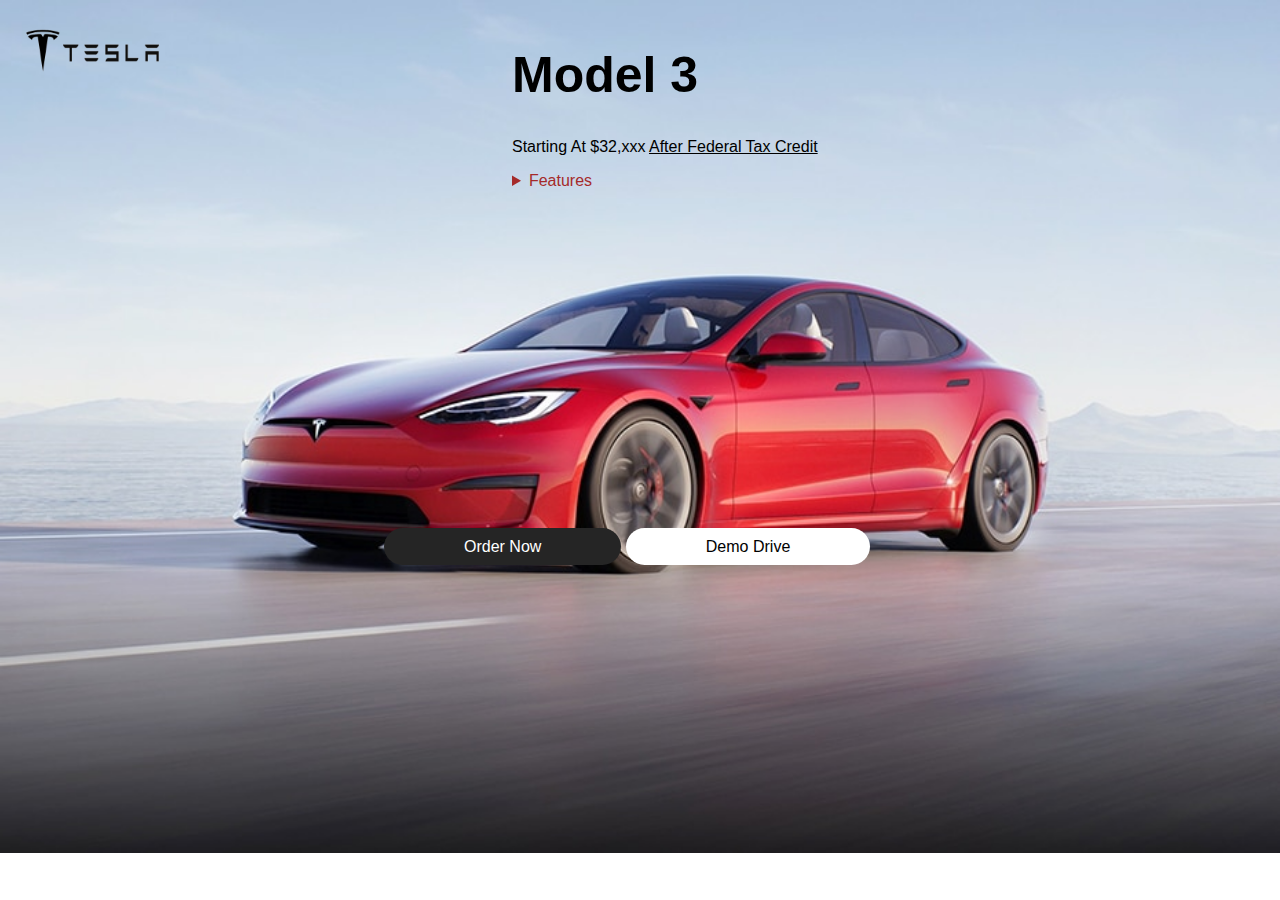
<file: Model 3.html>
<!DOCTYPE html>
<html>

<head>
    <meta charset="UTF-8">
    <meta name="viewport" content="width=device-width, initial-scale=1">
    <title>Model S</title>
    <link rel="stylesheet" href="Model 3.css">
</head>
<body>
    <header>
        <nav>
            <img src="logo.png" class="logo" width="150px" height="100px">
            
    </header>
    <div class="content">
        <h1>Model 3</h1>
        <p>Starting At $32,xxx <u>After Federal Tax Credit</u></p>
        <p><details><summary>Features</summary>•The National Highway Traffic Safety Administration gave the Tesla Model S a rating of 5.4 out of 5.
•Ludicrous and Insane Mode.
•Full Self Driving (FSD)
•Standard Autopilot – Lane Departure and Emergency Lane Departure.
•Navigate on Autopilot.</details></p>
    </div>
    <div class="links">
        <a class="custom" href="#">Order Now</a>
        <a class="existing" href="#">Demo Drive</a>
    </div>
</body>
</html>
</file>
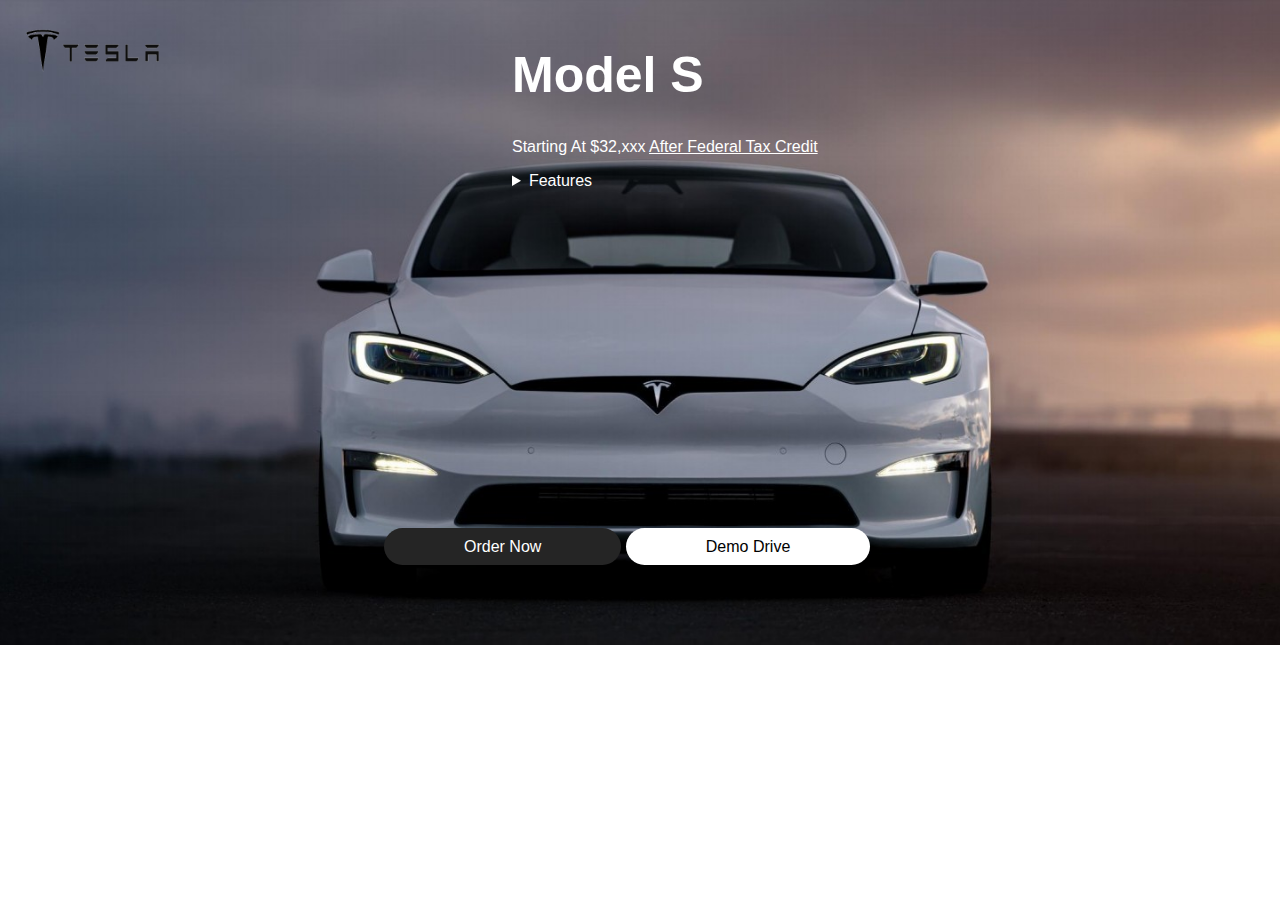
<file: Model S.html>
<!DOCTYPE html>
<html>

<head>
    <meta charset="UTF-8">
    <meta name="viewport" content="width=device-width, initial-scale=1">
    <title>Model S</title>
    <link rel="stylesheet" href="Model s.css">
</head>
<body>
    <header>
        <nav>
            <img src="logo.png" class="logo" width="150px" height="100px">
            
    </header>
    <div class="content">
        <h1>Model S</h1>
        <p>Starting At $32,xxx <u>After Federal Tax Credit</u></p>
        <p><details><summary>Features</summary>•The National Highway Traffic Safety Administration gave the Tesla Model S a rating of 5.4 out of 5.<br>
•Ludicrous and Insane Mode.<br>
•Full Self Driving (FSD)<br>
•Standard Autopilot – Lane Departure and Emergency Lane Departure.<br>
•Navigate on Autopilot.<br>etc</details></p>
    </div>
    <div class="links">
        <a class="custom" href="#">Order Now</a>
        <a class="existing" href="#">Demo Drive</a>
    </div>
</body>
</html>
</file>
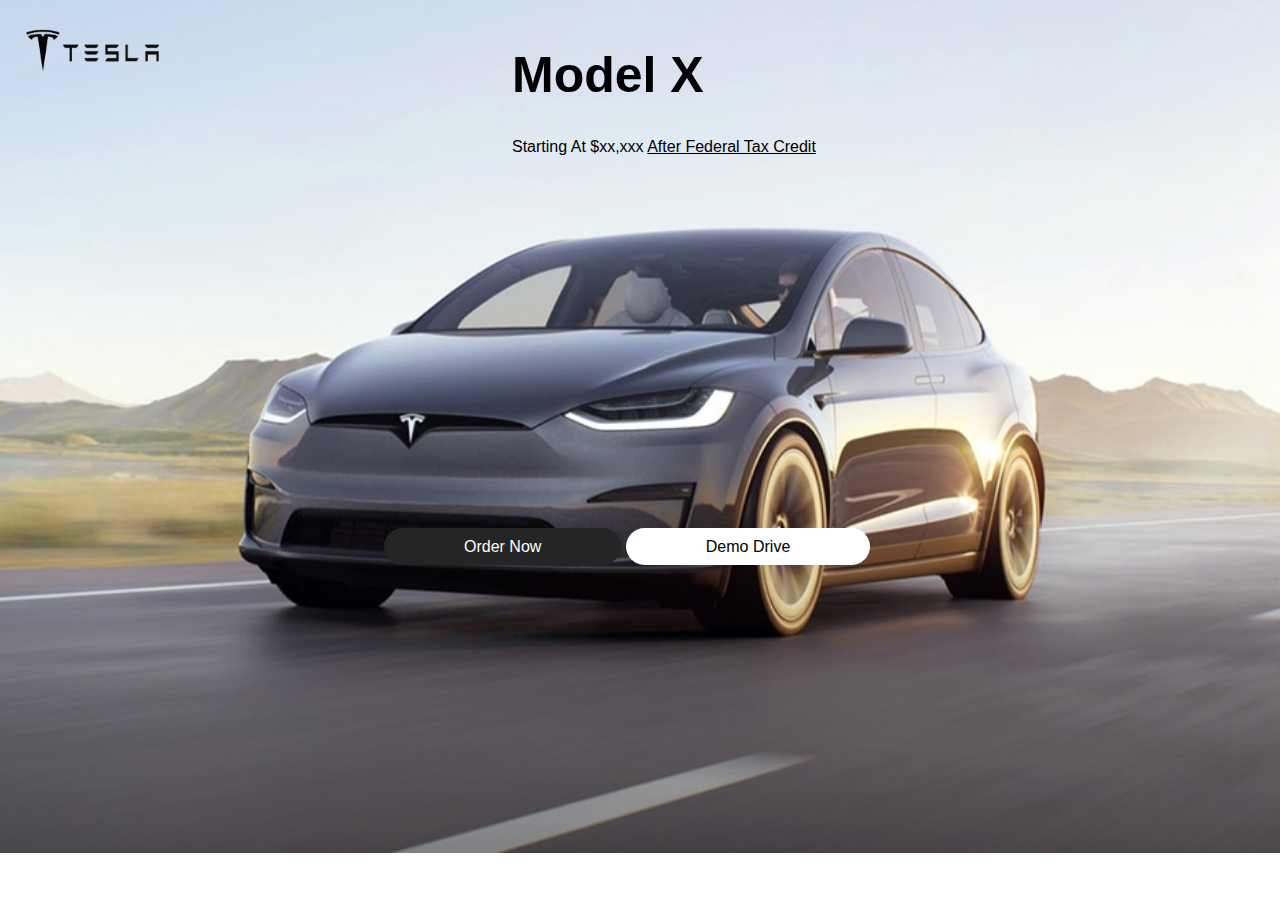
<file: model X.html>
<!DOCTYPE html>
<html>

<head>
    <meta charset="UTF-8">
    <meta name="viewport" content="width=device-width, initial-scale=1">
    <title>Model S</title>
    <link rel="stylesheet" href="Model x.css">
</head>
<body>
    <header>
        <nav>
            <img src="logo.png" class="logo" width="150px" height="100px">
    </header>
    <div class="content">
        <h1>Model X</h1>
        <p>Starting At $xx,xxx <u>After Federal Tax Credit</u></p>
    </div>
    <div class="links">
        <a class="custom" href="#">Order Now</a>
        <a class="existing" href="#">Demo Drive</a>
    </div>
</body>
</html>
</file>
<file: Model 3.css>
body{
    font-family: Arial, Helvetica, sans-serif;
    margin: 0;
    padding: 0;
    background: url("tesla3.jpg");
    background-repeat: no-repeat;
    background-size: cover;
}

nav{
    color: white;
    position: fixed;
    top: 0;
    left: 0;
    display: flex;
    align-items: center;
}

.logo{
    margin-left: 18px;
    cursor: pointer;
}
nav ul{
    flex: 1;
    text-align: center; 
}
nav ul li{
    display: inline-block;
    margin: 10px 20px;
}

nav ul li a{
    text-decoration: none;
    color: black;
}
nav .btn{
    color: black;
    text-decoration: none;
    margin-right: 18px;
    padding: 10px;
}

.content{
    position: absolute;
    margin-left: 40%;
    margin-top: 1%;
}

.content h1{
    font-size: 50px;
}
.content p{
    font-family: Arial, Helvetica, sans-serif;
    color: black;
}
.content details{
    color: brown;
}
.links{
    position: absolute;
    margin-top: 42%;
    margin-left: 30%;
}
.links .custom{
    padding: 10px 80px;
    text-decoration: none;
    color: #fff;
    background-color: rgb(37, 37, 37);
    border-radius: 30px;
}

.links .existing{
    padding: 10px 80px;
    text-decoration: none;
    color: black;
    background-color: #fff;
    border-radius: 30px;
}
</file>
<file: Model s.css>
body{
    font-family: Arial, Helvetica, sans-serif;
    margin: 0;
    padding: 0;
    background: url("model S.jpg");
    background-repeat: no-repeat;
    background-size: cover;
}

nav{
    color: white;
    position: fixed;
    top: 0;
    left: 0;
    display: flex;
    align-items: center;
}

.logo{
    margin-left: 18px;
    cursor: pointer;
}
nav ul{
    flex: 1;
    text-align: center; 
}
nav ul li{
    display: inline-block;
    margin: 10px 20px;
}

nav ul li a{
    text-decoration: none;
    color: black;
}
nav .btn{
    color: black;
    text-decoration: none;
    margin-right: 18px;
    padding: 10px;
}

.content{
    position: absolute;
    margin-left: 40%;
    margin-top: 1%;
}

.content h1{
    font-size: 50px;
    color: white;
}
.content p{
    font-family: Arial, Helvetica, sans-serif;
    color: white;
}
.content details{
    color: white;
}
.links{
    position: absolute;
    margin-top: 42%;
    margin-left: 30%;
}
.links .custom{
    padding: 10px 80px;
    text-decoration: none;
    color: #fff;
    background-color: rgb(37, 37, 37);
    border-radius: 30px;
}

.links .existing{
    padding: 10px 80px;
    text-decoration: none;
    color: black;
    background-color: #fff;
    border-radius: 30px;
}
</file>
<file: Model x.css>
body{
    font-family: Arial, Helvetica, sans-serif;
    margin: 0;
    padding: 0;
    background: url("model x.jpg");
    background-repeat: no-repeat;
    background-size: cover;
}

nav{
    color: white;
    position: fixed;
    top: 0;
    left: 0;
    display: flex;
    align-items: center;
}

.logo{
    margin-left: 18px;
    cursor: pointer;
}
nav ul{
    flex: 1;
    text-align: center; 
}
nav ul li{
    display: inline-block;
    margin: 10px 20px;
}

nav ul li a{
    text-decoration: none;
    color: black;
}
nav .btn{
    color: black;
    text-decoration: none;
    margin-right: 18px;
    padding: 10px;
}

.content{
    position: absolute;
    margin-left: 40%;
    margin-top: 1%;
}

.content h1{
    font-size: 50px;
}
.content p{
    font-family: sans-serif;
    color: black;
}
.links{
    position: absolute;
    margin-top: 42%;
    margin-left: 30%;
}
.links .custom{
    padding: 10px 80px;
    text-decoration: none;
    color: #fff;
    background-color: rgb(37, 37, 37);
    border-radius: 30px;
}

.links .existing{
    padding: 10px 80px;
    text-decoration: none;
    color: black;
    background-color: #fff;
    border-radius: 30px;
}
</file>
